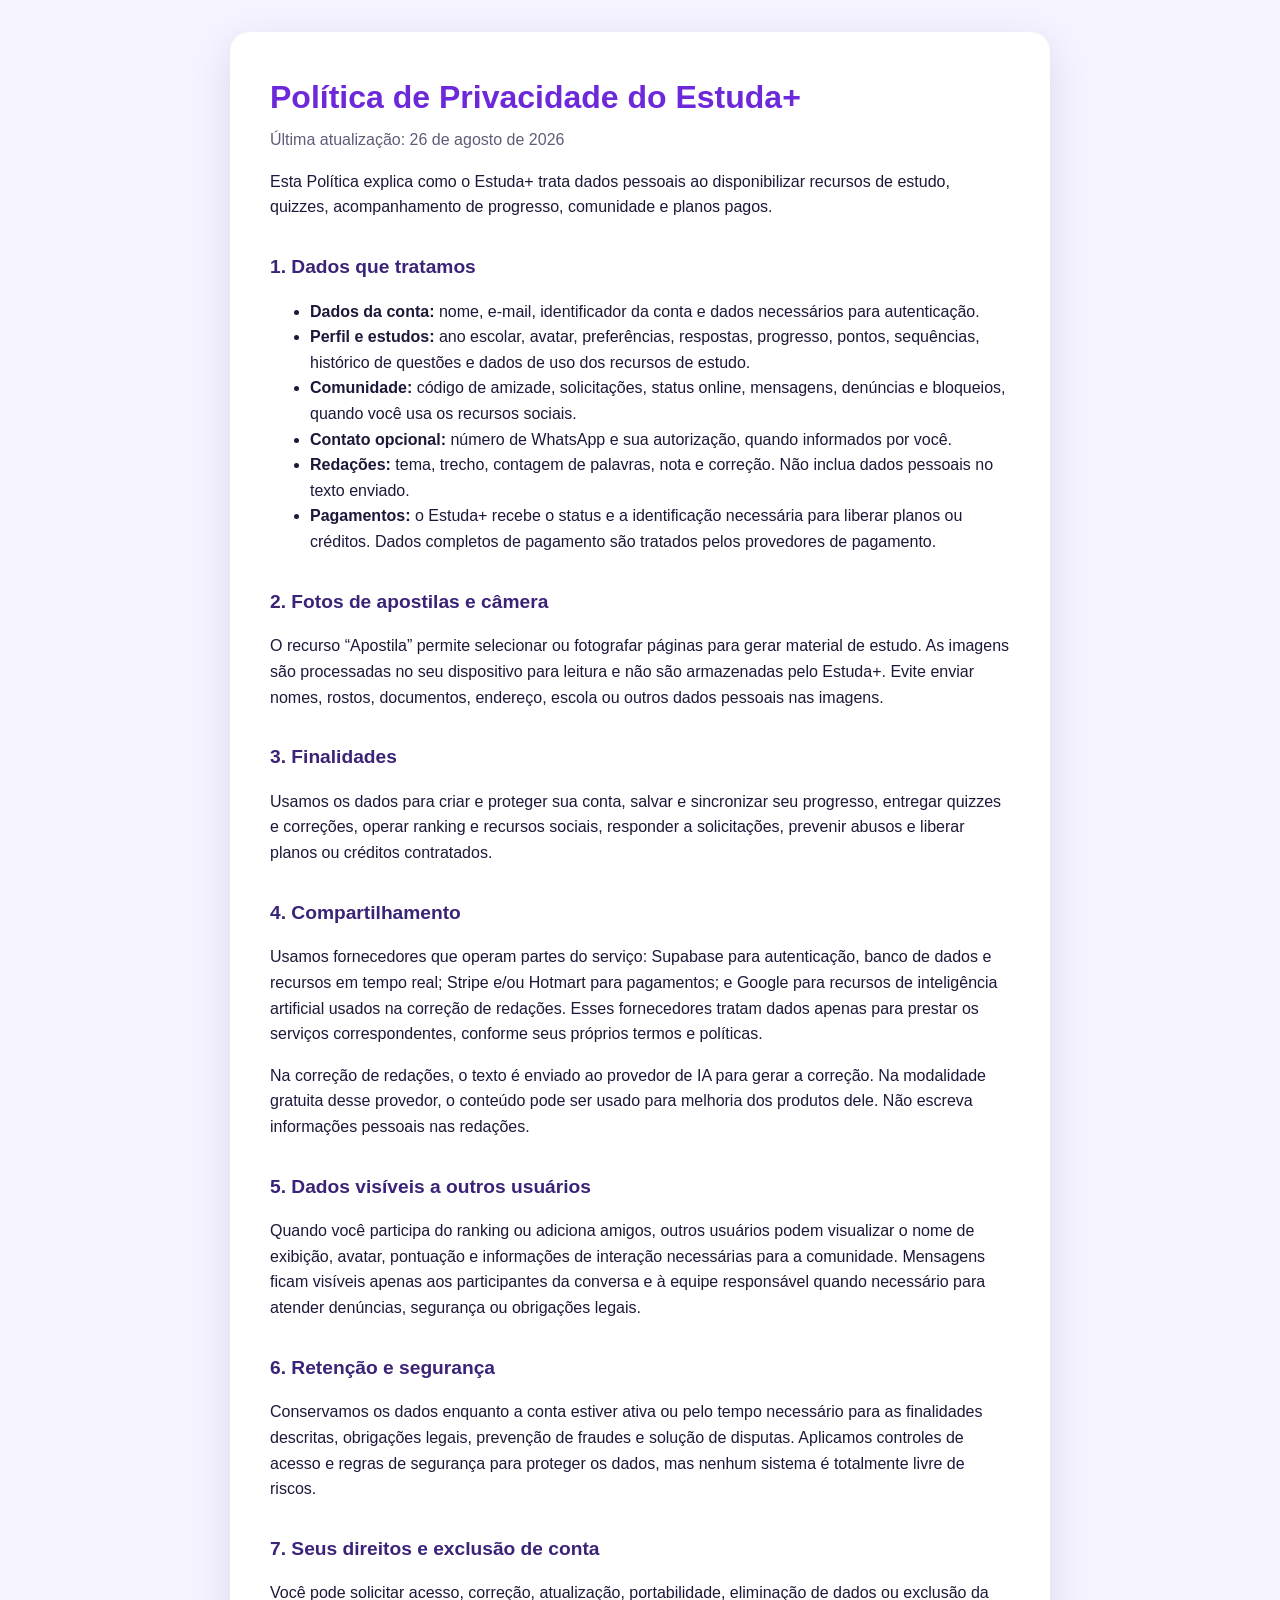
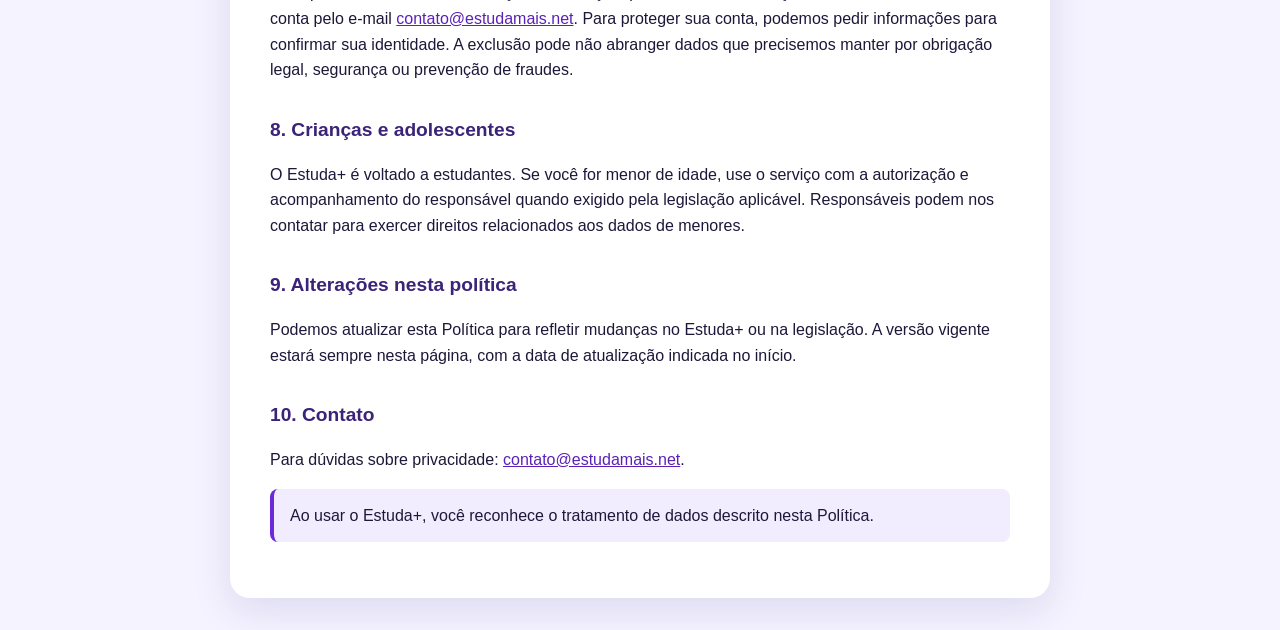
<file: privacidade.html>
<!doctype html>
<html lang="pt-BR">
<head>
  <meta charset="utf-8">
  <meta name="viewport" content="width=device-width, initial-scale=1">
  <meta name="description" content="Política de Privacidade do Estuda+">
  <title>Política de Privacidade | Estuda+</title>
  <style>
    :root { color-scheme: light; --ink:#1e1739; --purple:#6d28d9; --soft:#f5f3ff; }
    * { box-sizing:border-box; }
    body { margin:0; background:var(--soft); color:var(--ink); font-family:Arial,Helvetica,sans-serif; line-height:1.6; }
    main { max-width:820px; margin:32px auto; padding:40px; background:#fff; border-radius:20px; box-shadow:0 12px 38px #312e8120; }
    h1 { margin:0 0 4px; color:var(--purple); font-size:2rem; }
    h2 { margin-top:32px; font-size:1.2rem; color:#3b2378; }
    a { color:#5b21b6; }
    .updated { margin:0; color:#625b78; }
    .notice { padding:14px 16px; background:#f1edff; border-left:4px solid var(--purple); border-radius:8px; }
    @media (max-width:700px) { main { margin:0; border-radius:0; padding:26px 20px; } }
  </style>
</head>
<body>
  <main>
    <h1>Política de Privacidade do Estuda+</h1>
    <p class="updated">Última atualização: 26 de agosto de 2026</p>

    <p>Esta Política explica como o Estuda+ trata dados pessoais ao disponibilizar recursos de estudo, quizzes, acompanhamento de progresso, comunidade e planos pagos.</p>

    <h2>1. Dados que tratamos</h2>
    <ul>
      <li><strong>Dados da conta:</strong> nome, e-mail, identificador da conta e dados necessários para autenticação.</li>
      <li><strong>Perfil e estudos:</strong> ano escolar, avatar, preferências, respostas, progresso, pontos, sequências, histórico de questões e dados de uso dos recursos de estudo.</li>
      <li><strong>Comunidade:</strong> código de amizade, solicitações, status online, mensagens, denúncias e bloqueios, quando você usa os recursos sociais.</li>
      <li><strong>Contato opcional:</strong> número de WhatsApp e sua autorização, quando informados por você.</li>
      <li><strong>Redações:</strong> tema, trecho, contagem de palavras, nota e correção. Não inclua dados pessoais no texto enviado.</li>
      <li><strong>Pagamentos:</strong> o Estuda+ recebe o status e a identificação necessária para liberar planos ou créditos. Dados completos de pagamento são tratados pelos provedores de pagamento.</li>
    </ul>

    <h2>2. Fotos de apostilas e câmera</h2>
    <p>O recurso “Apostila” permite selecionar ou fotografar páginas para gerar material de estudo. As imagens são processadas no seu dispositivo para leitura e não são armazenadas pelo Estuda+. Evite enviar nomes, rostos, documentos, endereço, escola ou outros dados pessoais nas imagens.</p>

    <h2>3. Finalidades</h2>
    <p>Usamos os dados para criar e proteger sua conta, salvar e sincronizar seu progresso, entregar quizzes e correções, operar ranking e recursos sociais, responder a solicitações, prevenir abusos e liberar planos ou créditos contratados.</p>

    <h2>4. Compartilhamento</h2>
    <p>Usamos fornecedores que operam partes do serviço: Supabase para autenticação, banco de dados e recursos em tempo real; Stripe e/ou Hotmart para pagamentos; e Google para recursos de inteligência artificial usados na correção de redações. Esses fornecedores tratam dados apenas para prestar os serviços correspondentes, conforme seus próprios termos e políticas.</p>
    <p>Na correção de redações, o texto é enviado ao provedor de IA para gerar a correção. Na modalidade gratuita desse provedor, o conteúdo pode ser usado para melhoria dos produtos dele. Não escreva informações pessoais nas redações.</p>

    <h2>5. Dados visíveis a outros usuários</h2>
    <p>Quando você participa do ranking ou adiciona amigos, outros usuários podem visualizar o nome de exibição, avatar, pontuação e informações de interação necessárias para a comunidade. Mensagens ficam visíveis apenas aos participantes da conversa e à equipe responsável quando necessário para atender denúncias, segurança ou obrigações legais.</p>

    <h2>6. Retenção e segurança</h2>
    <p>Conservamos os dados enquanto a conta estiver ativa ou pelo tempo necessário para as finalidades descritas, obrigações legais, prevenção de fraudes e solução de disputas. Aplicamos controles de acesso e regras de segurança para proteger os dados, mas nenhum sistema é totalmente livre de riscos.</p>

    <h2>7. Seus direitos e exclusão de conta</h2>
    <p>Você pode solicitar acesso, correção, atualização, portabilidade, eliminação de dados ou exclusão da conta pelo e-mail <a href="mailto:contato@estudamais.net">contato@estudamais.net</a>. Para proteger sua conta, podemos pedir informações para confirmar sua identidade. A exclusão pode não abranger dados que precisemos manter por obrigação legal, segurança ou prevenção de fraudes.</p>

    <h2>8. Crianças e adolescentes</h2>
    <p>O Estuda+ é voltado a estudantes. Se você for menor de idade, use o serviço com a autorização e acompanhamento do responsável quando exigido pela legislação aplicável. Responsáveis podem nos contatar para exercer direitos relacionados aos dados de menores.</p>

    <h2>9. Alterações nesta política</h2>
    <p>Podemos atualizar esta Política para refletir mudanças no Estuda+ ou na legislação. A versão vigente estará sempre nesta página, com a data de atualização indicada no início.</p>

    <h2>10. Contato</h2>
    <p>Para dúvidas sobre privacidade: <a href="mailto:contato@estudamais.net">contato@estudamais.net</a>.</p>
    <p class="notice">Ao usar o Estuda+, você reconhece o tratamento de dados descrito nesta Política.</p>
  </main>
</body>
</html>
</file>
